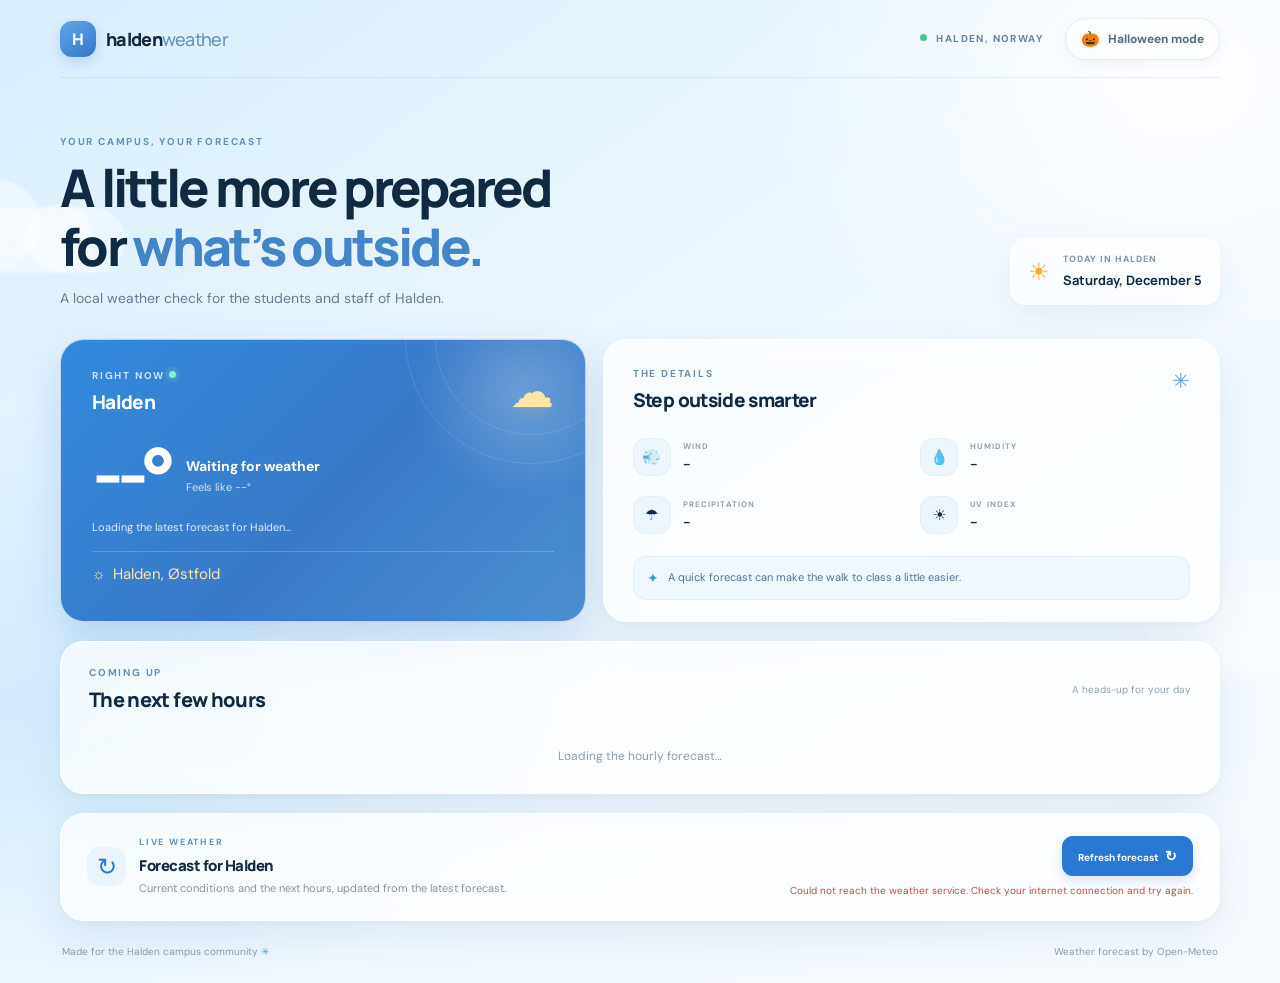
<file: Index.html>
<!doctype html>
<html lang="en">
<head>
  <meta charset="utf-8">
  <meta name="viewport" content="width=device-width, initial-scale=1">
  <meta name="theme-color" content="#dceeff">
  <meta name="description" content="Live weather for students and staff in Halden, Norway.">
  <title>Halden Weather — Campus forecast</title>
  <link rel="preconnect" href="https://fonts.googleapis.com">
  <link rel="preconnect" href="https://fonts.gstatic.com" crossorigin>
  <link href="https://fonts.googleapis.com/css2?family=DM+Sans:wght@400;500;600;700&family=Manrope:wght@400;500;600;700;800&display=swap" rel="stylesheet">
  <link rel="stylesheet" href="vær.css">
  <script src="vær.js" defer></script>
</head>
<body>
  <div class="sky-decoration sky-decoration-one" aria-hidden="true"></div>
  <div class="sky-decoration sky-decoration-two" aria-hidden="true"></div>
  <div class="page-shell">
    <header class="topbar">
      <a class="brand" href="#" aria-label="Halden Weather home">
        <span class="brand-mark" aria-hidden="true">H</span>
        <span>halden<span class="brand-light">weather</span></span>
      </a>
      <div class="topbar-actions">
        <span class="location-label"><span class="location-dot"></span> HALDEN, NORWAY</span>
        <button class="theme-toggle" id="theme-toggle" type="button" aria-pressed="false">
          <span class="theme-icon" aria-hidden="true">🎃</span>
          <span id="theme-label">Halloween mode</span>
        </button>
      </div>
    </header>

    <main>
      <section class="intro">
        <div>
          <p class="eyebrow">YOUR CAMPUS, YOUR FORECAST</p>
          <h1>A little more prepared<br>for <span>what’s outside.</span></h1>
          <p class="intro-copy">A local weather check for the students and staff of Halden.</p>
        </div>
        <div class="date-card">
          <span class="date-icon" aria-hidden="true">☀</span>
          <div>
            <p id="today-label">TODAY IN HALDEN</p>
            <strong id="today-date">Loading date…</strong>
          </div>
        </div>
      </section>

      <section class="weather-grid" aria-label="Current weather in Halden">
        <article class="current-card">
          <div class="current-topline">
            <div>
              <p class="card-kicker">RIGHT NOW <span class="live-dot"></span></p>
              <h2>Halden</h2>
            </div>
            <span class="weather-symbol" id="weather-symbol" aria-hidden="true">☁</span>
          </div>
          <div class="temperature-row">
            <span class="temperature" id="temperature">--°</span>
            <div class="condition-block">
              <strong id="condition">Waiting for weather</strong>
              <span>Feels like <span id="feels-like">--°</span></span>
            </div>
          </div>
          <p class="weather-note" id="weather-note">Loading the latest forecast for Halden…</p>
          <div class="sun-line"><span aria-hidden="true">☼</span><span id="updated-at">Halden, Østfold</span></div>
        </article>

        <article class="details-card">
          <div class="card-heading">
            <div>
              <p class="card-kicker">THE DETAILS</p>
              <h2>Step outside smarter</h2>
            </div>
            <span class="details-sparkle" aria-hidden="true">✳</span>
          </div>
          <div class="detail-grid">
            <div class="detail-item">
              <span class="detail-icon" aria-hidden="true">💨</span>
              <div><span class="detail-label">WIND</span><strong id="wind">--</strong></div>
            </div>
            <div class="detail-item">
              <span class="detail-icon" aria-hidden="true">💧</span>
              <div><span class="detail-label">HUMIDITY</span><strong id="humidity">--</strong></div>
            </div>
            <div class="detail-item">
              <span class="detail-icon" aria-hidden="true">☂</span>
              <div><span class="detail-label">PRECIPITATION</span><strong id="rain-chance">--</strong></div>
            </div>
            <div class="detail-item">
              <span class="detail-icon" aria-hidden="true">☀</span>
              <div><span class="detail-label">UV INDEX</span><strong id="uv-index">--</strong></div>
            </div>
          </div>
          <div class="tip-box">
            <span aria-hidden="true">✦</span>
            <p id="student-tip">A quick forecast can make the walk to class a little easier.</p>
          </div>
        </article>
      </section>

      <section class="forecast-card" aria-labelledby="forecast-title">
        <div class="forecast-heading">
          <div>
            <p class="card-kicker">COMING UP</p>
            <h2 id="forecast-title">The next few hours</h2>
          </div>
          <span class="forecast-caption">A heads-up for your day</span>
        </div>
        <div class="hourly-list" id="hourly-list" aria-live="polite">
          <p class="forecast-empty">Loading the hourly forecast…</p>
        </div>
      </section>

      <section class="connect-card" aria-labelledby="connect-title">
        <div class="connect-copy">
          <span class="connect-icon" aria-hidden="true">↻</span>
          <div>
            <p class="card-kicker">LIVE WEATHER</p>
            <h2 id="connect-title">Forecast for Halden</h2>
            <p>Current conditions and the next hours, updated from the latest forecast.</p>
          </div>
        </div>
        <div class="refresh-area">
          <button class="refresh-button" id="refresh-button" type="button">Refresh forecast <span aria-hidden="true">↻</span></button>
          <p class="api-status" id="api-status" role="status">Getting the latest weather…</p>
        </div>
      </section>
    </main>

    <footer class="footer">
      <span>Made for the Halden campus community <span aria-hidden="true">✳</span></span>
      <span>Weather forecast by Open-Meteo</span>
    </footer>
  </div>
</body>
</html>
</file>
<file: vær.css>
:root {
  color-scheme: light;
  --ink: #17314b;
  --muted: #71859a;
  --blue: #0077ff;
  --blue-dark: #1db19b;
  --surface: rgba(255, 255, 255, 0.78);
  --line: rgba(55, 102, 150, 0.12);
  --shadow: 0 18px 55px rgba(48, 96, 142, 0.1);
}

* { box-sizing: border-box; }

body {
  min-width: 320px;
  min-height: 100vh;
  margin: 0;
  overflow-x: hidden;
  color: var(--ink);
  background:
    radial-gradient(ellipse at 86% 12%, rgba(255, 255, 255, 0.9), transparent 28%),
    linear-gradient(150deg, #d9efff 0%, #edf7ff 47%, #f8fbff 100%);
  font-family: "DM Sans", sans-serif;
  transition: background 500ms ease, color 350ms ease;
}

button, input { font: inherit; }
button { cursor: pointer; }
.page-shell { position: relative; z-index: 1; width: min(1120px, calc(100% - 48px)); margin: 0 auto; }
.sky-decoration { position: fixed; z-index: 0; width: 210px; height: 66px; border-radius: 999px; background: rgba(255, 255, 255, 0.42); filter: blur(1px); pointer-events: none; }
.sky-decoration::before, .sky-decoration::after { position: absolute; content: ""; border-radius: 50%; background: inherit; }
.sky-decoration::before { width: 90px; height: 90px; left: 36px; bottom: 4px; }
.sky-decoration::after { width: 68px; height: 68px; right: 32px; bottom: 1px; }
.sky-decoration-one { top: 23%; left: -85px; }
.sky-decoration-two { top: 67%; right: -110px; transform: scale(1.3); opacity: .7; }
.topbar { display: flex; align-items: center; justify-content: space-between; min-height: 84px; border-bottom: 1px solid rgba(71, 126, 174, 0.12); }
.brand { display: inline-flex; gap: 10px; align-items: center; color: var(--ink); font-family: Manrope, sans-serif; font-size: 17px; font-weight: 800; letter-spacing: -0.7px; text-decoration: none; }
.brand-mark { display: grid; width: 33px; height: 33px; color: #fff; background: linear-gradient(145deg, #60a6e9, #3478c8); border-radius: 11px; box-shadow: 0 5px 12px rgba(52, 120, 200, .22); font-size: 16px; place-items: center; }
.brand-light { color: #6a94ba; font-weight: 500; }
.topbar-actions { display: flex; gap: 22px; align-items: center; }
.location-label { color: #67839c; font-size: 10px; font-weight: 700; letter-spacing: 1.4px; }
.location-dot, .live-dot { display: inline-block; width: 7px; height: 7px; margin-right: 6px; background: #54be91; border-radius: 50%; vertical-align: 1px; }
.theme-toggle { display: inline-flex; gap: 8px; align-items: center; padding: 10px 14px; color: #506b84; background: rgba(255,255,255,.62); border: 1px solid rgba(74, 120, 163, .16); border-radius: 999px; box-shadow: 0 5px 14px rgba(69, 108, 147, .06); font-size: 12px; font-weight: 700; transition: transform 180ms ease, background 300ms ease; }
.theme-toggle:hover { transform: translateY(-2px); }
.theme-icon { font-size: 15px; }
.intro { display: flex; align-items: flex-end; justify-content: space-between; gap: 25px; padding: 49px 0 30px; }
.eyebrow, .card-kicker { margin: 0 0 11px; color: #6391b8; font-size: 10px; font-weight: 700; letter-spacing: 1.6px; }
h1, h2, p { margin-top: 0; }
h1 { margin-bottom: 12px; font-family: Manrope, sans-serif; font-size: clamp(32px, 4vw, 46px); font-weight: 800; letter-spacing: -2.2px; line-height: 1.13; }
h1 span { color: #4285c8; }
.intro-copy { margin-bottom: 0; color: var(--muted); font-size: 14px; }
.date-card { display: flex; gap: 13px; align-items: center; min-width: 196px; margin-bottom: 2px; padding: 14px 17px; background: rgba(255,255,255,.6); border: 1px solid rgba(255,255,255,.8); border-radius: 16px; box-shadow: 0 8px 24px rgba(57, 104, 151, .07); }
.date-icon { color: #f0ad43; font-size: 24px; }
.date-card p { margin-bottom: 4px; color: #8193a6; font-size: 9px; font-weight: 700; letter-spacing: 1px; }
.date-card strong { font-family: Manrope, sans-serif; font-size: 13px; }
.weather-grid { display: grid; grid-template-columns: .92fr 1.08fr; gap: 17px; }
.current-card, .details-card, .forecast-card, .connect-card { border: 1px solid rgba(255, 255, 255, .9); border-radius: 22px; box-shadow: var(--shadow); backdrop-filter: blur(14px); }
.current-card { min-height: 260px; padding: 25px 28px 20px; overflow: hidden; background: linear-gradient(145deg, rgba(255,255,255,.94), rgba(226,243,255,.84)); }
.current-topline, .card-heading, .forecast-heading { display: flex; align-items: flex-start; justify-content: space-between; }
.current-topline h2, .card-heading h2, .forecast-heading h2, .connect-copy h2 { margin: 0; font-family: Manrope, sans-serif; font-size: 18px; font-weight: 800; letter-spacing: -.5px; }
.current-card .card-kicker { margin-bottom: 7px; }
.weather-symbol { margin-top: 1px; color: #e7ae4f; font-size: 39px; line-height: 1; filter: drop-shadow(0 6px 6px rgba(231,174,79,.16)); }
.temperature-row { display: flex; gap: 17px; align-items: center; margin: 15px 0 3px; }
.temperature { font-family: Manrope, sans-serif; font-size: 68px; font-weight: 700; letter-spacing: -6px; line-height: 1; }
.condition-block { display: grid; gap: 5px; padding-top: 4px; }
.condition-block strong { font-size: 13px; }
.condition-block span { color: var(--muted); font-size: 11px; }
.weather-note { min-height: 18px; margin: 8px 0 13px; color: #71869a; font-size: 11px; }
.sun-line { padding-top: 12px; color: #74899d; border-top: 1px solid var(--line); font-size: 10px; }
.sun-line span { margin-right: 7px; color: #e5aa49; font-size: 15px; vertical-align: -1px; }
.details-card { padding: 25px 27px 19px; background: var(--surface); }
.details-card .card-kicker, .forecast-card .card-kicker, .connect-card .card-kicker { margin-bottom: 7px; }
.details-sparkle { color: #68a6db; font-size: 21px; }
.detail-grid { display: grid; grid-template-columns: 1fr 1fr; gap: 19px 16px; margin-top: 22px; }
.detail-item { display: flex; gap: 10px; align-items: center; }
.detail-icon { display: grid; width: 34px; height: 34px; background: #edf6fd; border-radius: 11px; font-size: 15px; place-items: center; }
.detail-item div { display: grid; gap: 3px; }
.detail-label { color: #91a1b1; font-size: 8px; font-weight: 700; letter-spacing: 1px; }
.detail-item strong { font-family: Manrope, sans-serif; font-size: 13px; }
.tip-box { display: flex; gap: 9px; align-items: center; margin-top: 20px; padding: 10px 12px; color: #52769a; background: #f0f8ff; border-radius: 11px; }
.tip-box > span { color: #4a9ad3; font-size: 14px; }
.tip-box p { margin: 0; font-size: 10px; line-height: 1.4; }
.forecast-card { margin-top: 17px; padding: 21px 26px 19px; background: var(--surface); }
.forecast-heading { align-items: center; }
.forecast-caption { color: #91a1b1; font-size: 10px; }
.hourly-list { display: grid; grid-template-columns: repeat(8, minmax(0, 1fr)); gap: 8px; margin-top: 20px; }
.forecast-empty { grid-column: 1 / -1; margin: 0; padding: 14px 0 7px; color: #8a9bad; font-size: 12px; text-align: center; }
.hour-item { display: grid; gap: 8px; justify-items: center; padding: 12px 4px; background: rgba(238,247,254,.78); border-radius: 13px; }
.hour-time { color: #8295a8; font-size: 9px; font-weight: 600; }
.hour-icon { color: #8e7038; font-size: 17px; }
.hour-temp { font-family: Manrope, sans-serif; font-size: 13px; font-weight: 800; }
.connect-card { display: flex; align-items: center; justify-content: space-between; gap: 22px; margin-top: 17px; padding: 20px 24px; background: rgba(255,255,255,.69); }
.connect-copy { display: flex; gap: 13px; align-items: center; }
.connect-icon { display: grid; flex: 0 0 39px; width: 39px; height: 39px; color: #4789c4; background: #e8f4fd; border-radius: 13px; font-size: 24px; place-items: center; }
.connect-copy h2 { font-size: 14px; }
.connect-copy .card-kicker { font-size: 9px; }
.connect-copy p:last-child { margin: 5px 0 0; color: #8293a4; font-size: 10px; line-height: 1.45; }
.refresh-area { display: grid; justify-items: end; gap: 7px; }
.refresh-button { padding: 10px 14px; color: #fff; background: var(--blue); border: 0; border-radius: 10px; font-size: 10px; font-weight: 700; transition: background 160ms ease; }
.refresh-button:hover { background: var(--blue-dark); }
.refresh-button:disabled { cursor: wait; opacity: .7; }
.refresh-button span { margin-left: 5px; font-size: 14px; }
.api-status { margin: 0; color: #8293a4; font-size: 10px; line-height: 1.5; text-align: right; }
.api-status[data-state="error"] { color: #b34f4f; }
.api-status[data-state="success"] { color: #328363; }
.footer { display: flex; justify-content: space-between; gap: 15px; padding: 22px 2px 25px; color: #8b9cad; font-size: 9px; }
.footer span:first-child span { color: #58a1d6; }
.sr-only { position: absolute; width: 1px; height: 1px; padding: 0; overflow: hidden; clip: rect(0,0,0,0); white-space: nowrap; clip-path: inset(50%); }

body.halloween {
  color-scheme: dark;
  --ink: #f4e9dc;
  --muted: #b4a8a2;
  --surface: rgba(36, 31, 49, .85);
  --line: rgba(248, 177, 88, .16);
  --shadow: 0 18px 55px rgba(7, 5, 16, .26);
  background: radial-gradient(ellipse at 83% 8%, rgba(148, 77, 41, .32), transparent 27%), linear-gradient(145deg, #171626 0%, #282136 53%, #38243a 100%);
}
.halloween .sky-decoration { background: rgba(164, 139, 158, .17); }
.halloween .topbar { border-color: rgba(255,255,255,.09); }
.halloween .brand { color: #f4e9dc; }
.halloween .brand-mark { background: linear-gradient(145deg, #f49842, #c75938); box-shadow: 0 5px 14px rgba(208, 93, 46, .22); }
.halloween .brand-light, .halloween .location-label, .halloween .eyebrow, .halloween .card-kicker { color: #c49c7a; }
.halloween .location-dot { background: #ed8a43; }
.halloween .theme-toggle { color: #f3d9b8; background: rgba(66, 49, 56, .8); border-color: rgba(242, 165, 88, .24); }
.halloween h1 span { color: #f09a52; }
.halloween .date-card, .halloween .current-card, .halloween .details-card, .halloween .forecast-card, .halloween .connect-card { background: var(--surface); border-color: rgba(255,255,255,.08); }
.halloween .date-card p, .halloween .forecast-caption, .halloween .condition-block span, .halloween .weather-note, .halloween .sun-line, .halloween .detail-label, .halloween .connect-copy p:last-child, .halloween .footer, .halloween .api-status, .halloween .forecast-empty, .halloween .hour-time { color: #b2a4a5; }
.halloween .weather-symbol, .halloween .sun-line span, .halloween .date-icon { color: #f09a52; }
.halloween .detail-icon, .halloween .tip-box, .halloween .hour-item, .halloween .connect-icon { background: rgba(238, 148, 75, .12); }
.halloween .tip-box { color: #e0bd9d; }
.halloween .tip-box > span, .halloween .details-sparkle { color: #f0a15d; }
.halloween .refresh-button { background: #c65e39; }
.halloween .refresh-button:hover { background: #aa492e; }
.halloween .api-status[data-state="error"] { color: #ff9a87; }
.halloween .api-status[data-state="success"] { color: #86d0a8; }

@media (max-width: 760px) {
  .page-shell { width: min(100% - 32px, 570px); }
  .topbar { min-height: 72px; }
  .topbar-actions { gap: 10px; }
  .location-label { display: none; }
  .intro { align-items: flex-start; flex-direction: column; padding: 38px 0 22px; }
  .date-card { min-width: 0; }
  .weather-grid { grid-template-columns: 1fr; }
  .current-card { min-height: 245px; }
  .connect-card { align-items: stretch; flex-direction: column; gap: 16px; }
  .refresh-area { justify-items: start; }
  .api-status { text-align: left; }
}

@media (max-width: 480px) {
  .page-shell { width: calc(100% - 28px); }
  .brand { font-size: 15px; }
  .theme-toggle { gap: 6px; padding: 9px 10px; font-size: 10px; }
  h1 { font-size: 34px; letter-spacing: -1.7px; }
  .current-card, .details-card { padding-right: 20px; padding-left: 20px; }
  .forecast-card { padding-right: 15px; padding-left: 15px; }
  .hourly-list { grid-template-columns: repeat(4, minmax(0, 1fr)); }
  .forecast-caption { display: none; }
  .footer { flex-direction: column; gap: 7px; }
}

@media (prefers-reduced-motion: reduce) {
  *, *::before, *::after { scroll-behavior: auto !important; transition-duration: .01ms !important; }
}

/* Polished surfaces and stronger visual hierarchy. */
:root {
  --ink: #102a43;
  --muted: #647d95;
  --blue: #2878d4;
  --blue-dark: #1d64b5;
  --surface: rgba(255, 255, 255, .76);
  --line: rgba(38, 84, 127, .12);
  --shadow: 0 16px 42px rgba(48, 91, 128, .09), 0 2px 8px rgba(48, 91, 128, .04);
}

body {
  background:
    radial-gradient(ellipse at 92% 8%, rgba(255,255,255,.92), transparent 25%),
    radial-gradient(ellipse at 4% 72%, rgba(164,218,250,.34), transparent 30%),
    linear-gradient(145deg, #d9efff 0%, #edf7ff 45%, #f7fbff 100%);
}

.page-shell { width: min(1160px, calc(100% - 56px)); }
.topbar { min-height: 78px; border-color: rgba(62, 115, 160, .11); }
.brand { font-size: 18px; }
.brand-mark { width: 36px; height: 36px; border-radius: 12px; }
.theme-toggle { padding: 10px 15px; border-color: rgba(64, 112, 153, .13); }
.intro { padding: 57px 0 32px; }
.eyebrow, .card-kicker { letter-spacing: 1.8px; }
h1 { font-size: clamp(36px, 4.5vw, 52px); letter-spacing: -2.7px; }
.intro-copy { font-size: 14px; }
.date-card { border-color: rgba(255,255,255,.92); box-shadow: 0 10px 30px rgba(57,104,151,.08); }

.current-card, .details-card, .forecast-card, .connect-card {
  border-color: rgba(255,255,255,.92);
  border-radius: 24px;
  box-shadow: var(--shadow);
  transition: transform 220ms ease, box-shadow 220ms ease;
}

.details-card, .forecast-card, .connect-card { background: rgba(255,255,255,.72); }
.details-card:hover, .forecast-card:hover, .connect-card:hover {
  transform: translateY(-2px);
  box-shadow: 0 20px 46px rgba(48,91,128,.13);
}

.current-card {
  position: relative;
  isolation: isolate;
  min-height: 278px;
  padding: 29px 31px 22px;
  color: #fff;
  background:
    radial-gradient(circle at 88% 18%, rgba(255,255,255,.23), transparent 21%),
    linear-gradient(135deg, #3289dc 0%, #397bc9 53%, #4b8fd0 100%);
  border-color: rgba(255,255,255,.65);
  box-shadow: 0 18px 42px rgba(51, 119, 186, .22);
}

.current-card::before, .current-card::after {
  position: absolute;
  z-index: -1;
  content: "";
  border: 1px solid rgba(255,255,255,.12);
  border-radius: 50%;
  pointer-events: none;
}

.current-card::before { width: 250px; height: 250px; top: -128px; right: -72px; }
.current-card::after { width: 190px; height: 190px; top: -97px; right: -42px; }
.current-card .card-kicker { color: rgba(255,255,255,.75); }
.current-card .live-dot { background: #8af0bf; box-shadow: 0 0 0 4px rgba(138,240,191,.14); }
.current-card h2 { font-size: 20px; }
.weather-symbol { color: #ffe6a5; font-size: 44px; }
.temperature-row { margin-top: 21px; }
.temperature { font-size: 76px; letter-spacing: -7px; }
.condition-block strong { font-size: 14px; }
.condition-block span { color: rgba(255,255,255,.76); }
.weather-note { color: rgba(255,255,255,.84); }
.sun-line { color: rgba(255,255,255,.75); border-color: rgba(255,255,255,.2); }
.sun-line span { color: #ffe6a5; }

.details-card { padding: 27px 29px 21px; }
.current-topline h2, .card-heading h2, .forecast-heading h2 { font-size: 19px; letter-spacing: -.65px; }
.detail-grid { gap: 20px 18px; margin-top: 25px; }
.detail-item { gap: 12px; }
.detail-icon { width: 38px; height: 38px; background: #eef6fd; border: 1px solid rgba(50,119,174,.06); border-radius: 13px; }
.detail-label { letter-spacing: 1.1px; }
.detail-item strong { font-size: 14px; }
.tip-box { margin-top: 22px; padding: 12px 13px; background: #eff7ff; border: 1px solid rgba(58,133,191,.08); border-radius: 13px; }
.tip-box p { font-size: 11px; }

.forecast-card { margin-top: 19px; padding: 24px 28px 22px; }
.forecast-heading h2 { font-size: 20px; }
.hourly-list { gap: 10px; margin-top: 21px; }
.hour-item {
  gap: 10px;
  min-height: 105px;
  padding: 14px 5px;
  background: linear-gradient(180deg, rgba(240,248,255,.94), rgba(232,244,253,.7));
  border: 1px solid rgba(72,134,181,.07);
  border-radius: 15px;
  transition: transform 180ms ease, background 180ms ease;
}
.hour-item:hover { transform: translateY(-3px); background: #e5f3ff; }
.hour-time { font-size: 10px; }
.hour-icon { font-size: 19px; }
.hour-temp { font-size: 14px; }

.connect-card { margin-top: 19px; padding: 22px 26px; }
.connect-icon { color: #2878d4; background: #eaf4fd; border-radius: 14px; }
.connect-copy h2 { font-size: 15px; }
.connect-copy p:last-child { font-size: 11px; }
.refresh-button { padding: 11px 16px; border-radius: 11px; box-shadow: 0 5px 12px rgba(40,120,212,.18); }
.api-status { font-size: 10px; }
.footer { padding-top: 24px; font-size: 10px; }

body.halloween {
  background:
    radial-gradient(ellipse at 88% 8%, rgba(222,116,54,.24), transparent 25%),
    radial-gradient(ellipse at 5% 75%, rgba(122,72,148,.2), transparent 30%),
    linear-gradient(145deg, #171626 0%, #282136 53%, #38243a 100%);
}

.halloween .current-card {
  color: #fff5e7;
  background:
    radial-gradient(circle at 88% 18%, rgba(255,219,168,.2), transparent 21%),
    linear-gradient(135deg, #a94d36 0%, #79394a 53%, #563958 100%);
  border-color: rgba(255,220,184,.15);
  box-shadow: 0 18px 42px rgba(7,5,16,.3);
}

.halloween .current-card .card-kicker { color: rgba(255,239,222,.76); }
.halloween .current-card .condition-block span,
.halloween .current-card .weather-note,
.halloween .current-card .sun-line { color: rgba(255,239,222,.78); }
.halloween .current-card .sun-line { border-color: rgba(255,255,255,.18); }
.halloween .details-card, .halloween .forecast-card, .halloween .connect-card {
  background: rgba(36,31,49,.85);
  border-color: rgba(255,255,255,.08);
}
.halloween .hour-item { background: rgba(238,148,75,.09); border-color: rgba(238,148,75,.1); }
.halloween .hour-item:hover { background: rgba(238,148,75,.16); }
.halloween .detail-icon, .halloween .connect-icon { border-color: rgba(238,148,75,.08); }

@media (max-width: 760px) {
  .page-shell { width: min(100% - 32px, 570px); }
  .intro { padding-top: 40px; }
  .current-card { min-height: 260px; }
}

@media (max-width: 480px) {
  .page-shell { width: calc(100% - 28px); }
  .topbar { min-height: 70px; }
  .intro { padding-top: 35px; }
  h1 { font-size: 35px; letter-spacing: -1.9px; }
  .current-card { padding: 25px 22px 20px; }
  .details-card { padding: 24px 20px 19px; }
  .forecast-card { padding: 21px 14px 17px; }
  .hour-item { min-height: 98px; }
  .connect-card { padding: 20px; }
}

@media (prefers-reduced-motion: reduce) {
  .details-card, .forecast-card, .connect-card, .hour-item { transition: none; }
  .details-card:hover, .forecast-card:hover, .connect-card:hover, .hour-item:hover { transform: none; }
}
</file>
